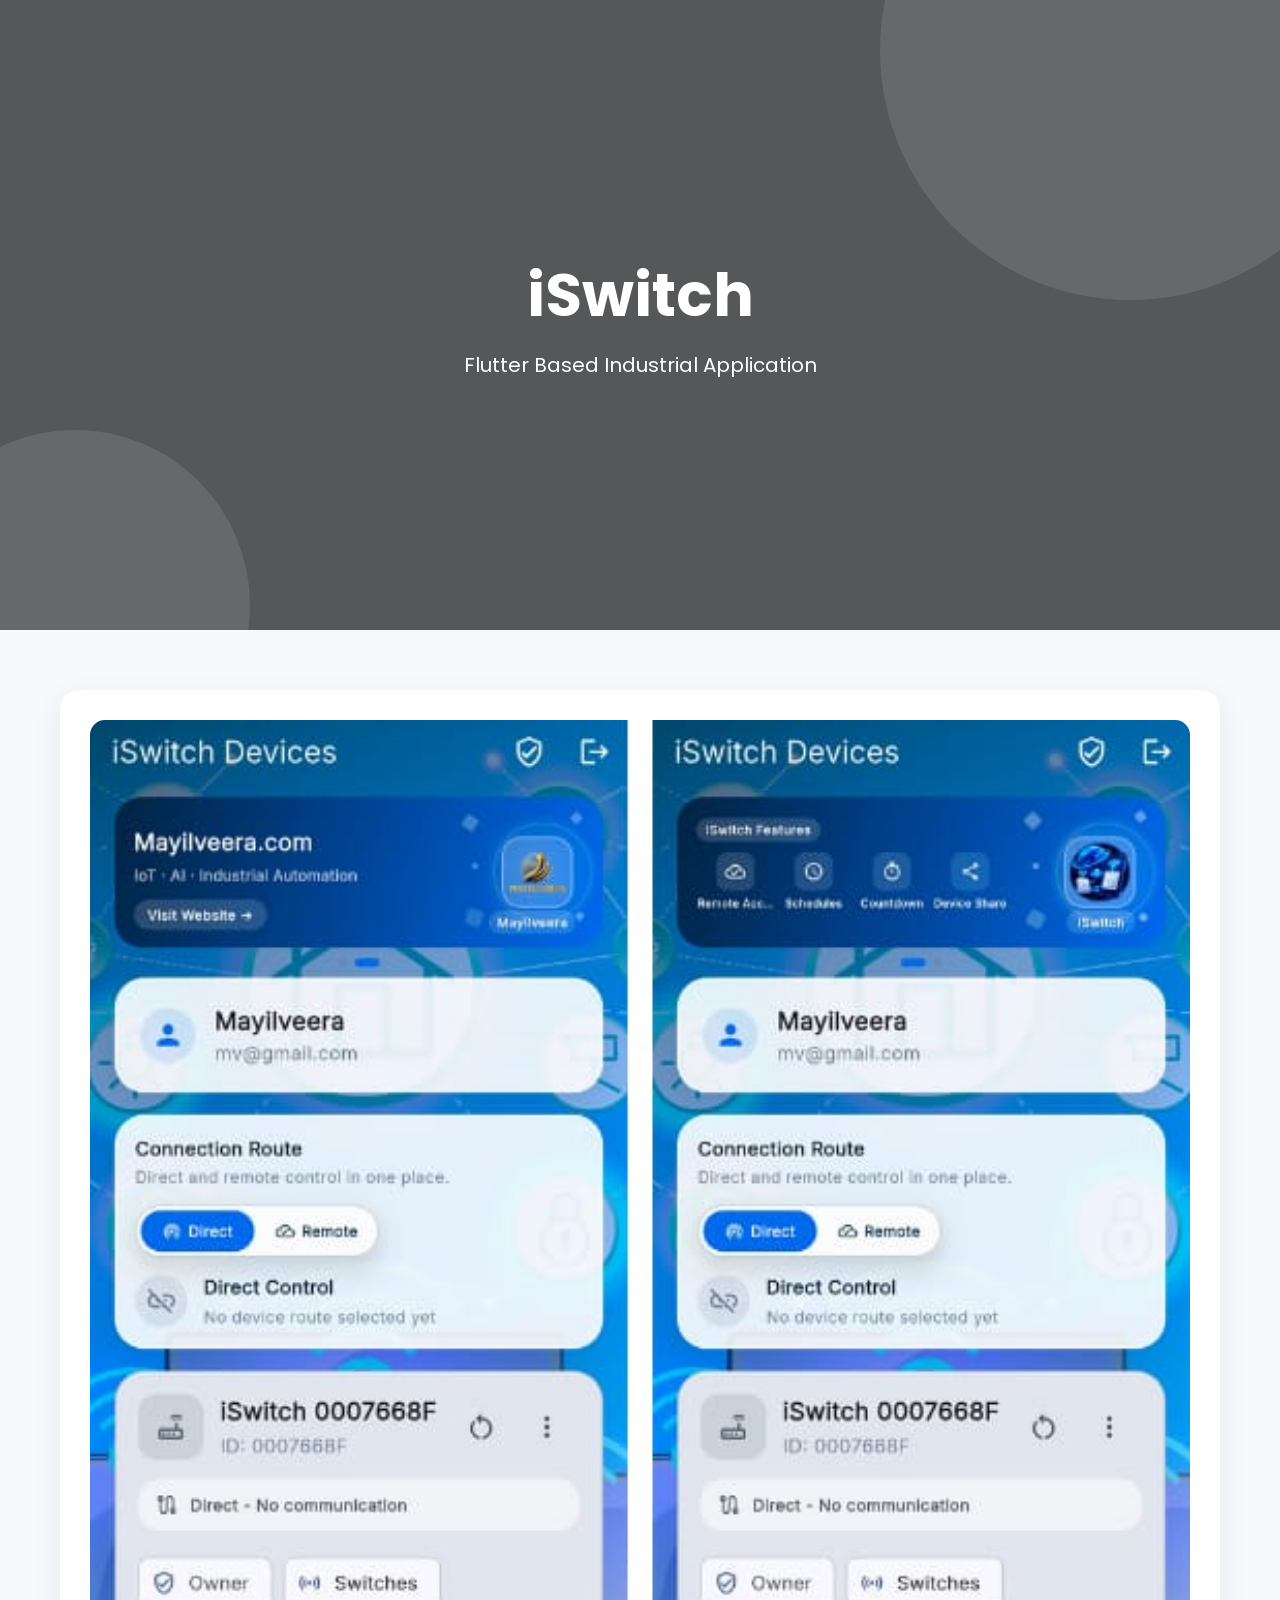
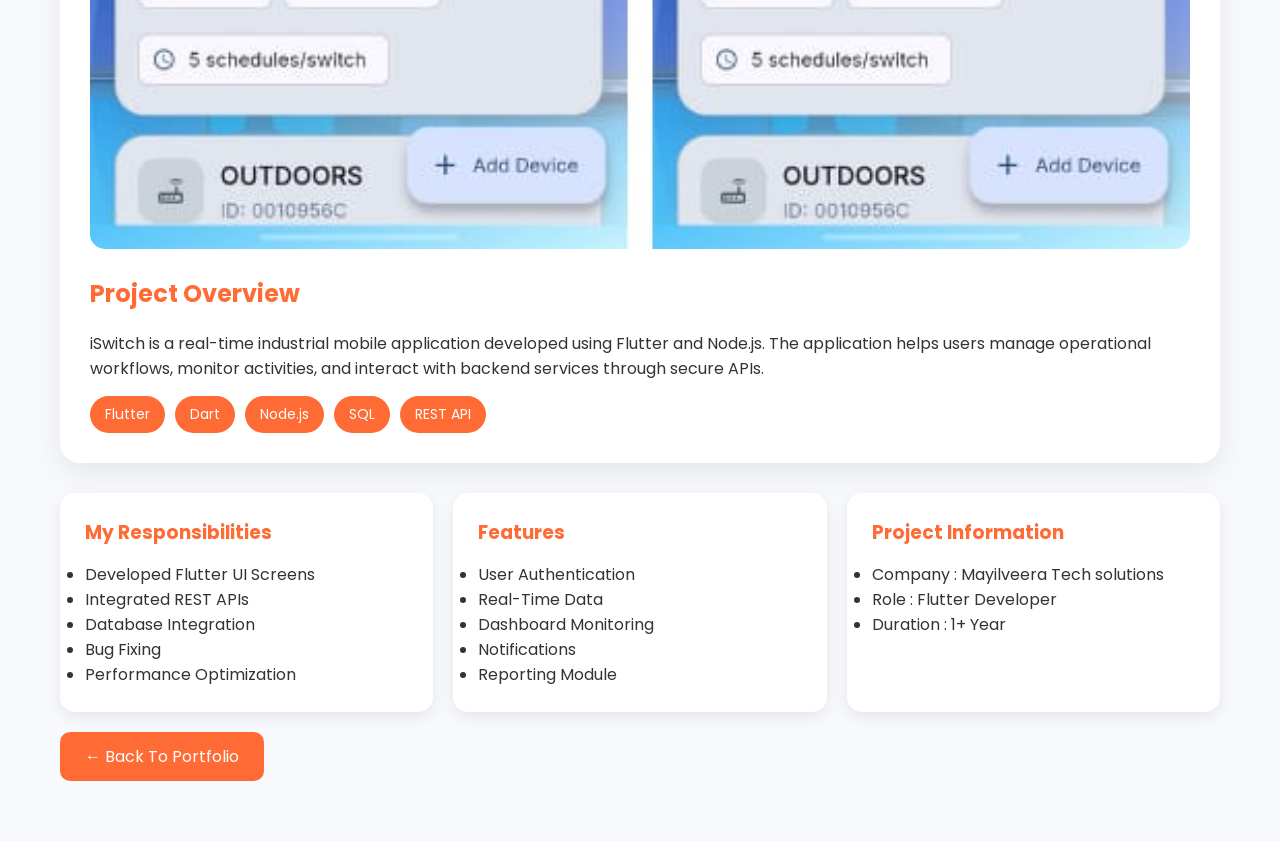
<file: iswitch.html>
<!DOCTYPE html>
<html lang="en">
<head>
<meta charset="UTF-8">
<meta name="viewport" content="width=device-width, initial-scale=1.0">

<title>iSwitch Project</title>

<link href="https://fonts.googleapis.com/css2?family=Poppins:wght@300;400;500;600;700&display=swap" rel="stylesheet">

<style>

*{
    margin:0;
    padding:0;
    box-sizing:border-box;
    font-family:'Poppins',sans-serif;
}

body{
    background:#f7f9fc;
    color:#333;
}

/* HEADER */

.hero{
    height:70vh;
    display:flex;
    justify-content:center;
    align-items:center;
    flex-direction:column;
    text-align:center;
    color:white;
    position:relative;
    overflow:hidden;

    background:
        linear-gradient(
            rgba(0,0,0,0.65),
            rgba(0,0,0,0.65)
        );
        /* url('assets/imgs/iswitch-banner.jpg'); */

    background-size:cover;
    background-position:center;
    background-repeat:no-repeat;
}

.hero::before{
    content:'';
    position:absolute;
    width:500px;
    height:500px;
    background:rgba(255,255,255,.1);
    border-radius:50%;
    top:-200px;
    right:-100px;
    animation:float 6s infinite;
}

.hero::after{
    content:'';
    position:absolute;
    width:350px;
    height:350px;
    background:rgba(255,255,255,.1);
    border-radius:50%;
    bottom:-150px;
    left:-100px;
    animation:float 8s infinite;
}

@keyframes float{
    50%{
        transform:translateY(-20px);
    }
}

.hero h1{
    font-size:60px;
    margin-bottom:10px;
    animation:slideDown 1s ease;
}

.hero p{
    font-size:20px;
    animation:fadeIn 2s ease;
}

@keyframes slideDown{
    from{
        transform:translateY(-50px);
        opacity:0;
    }
    to{
        transform:translateY(0);
        opacity:1;
    }
}

@keyframes fadeIn{
    from{
        opacity:0;
    }
    to{
        opacity:1;
    }
}

/* CONTENT */

.container{
    max-width:1200px;
    margin:auto;
    padding:60px 20px;
}

.project-card{
    background:white;
    border-radius:20px;
    padding:30px;
    box-shadow:0 10px 30px rgba(0,0,0,.08);
    margin-bottom:30px;
    transition:.4s;
}

.project-card:hover{
    transform:translateY(-10px);
}

.project-img{
    width:100%;
    border-radius:15px;
    margin-bottom:20px;
}

.title{
    color:#ff6b35;
    margin-bottom:20px;
}

.tech{
    display:flex;
    flex-wrap:wrap;
    gap:10px;
    margin-top:15px;
}

.tech span{
    background:#ff6b35;
    color:white;
    padding:8px 15px;
    border-radius:30px;
    font-size:14px;
}

.grid{
    display:grid;
    grid-template-columns:repeat(auto-fit,minmax(300px,1fr));
    gap:20px;
}

.feature-card{
    background:white;
    padding:25px;
    border-radius:15px;
    box-shadow:0 5px 15px rgba(0,0,0,.08);
    transition:.4s;
}

.feature-card:hover{
    transform:translateY(-8px);
}

.feature-card h3{
     color:#ff6b35;
    margin-bottom:15px;
}

.back-btn{
    display:inline-block;
    margin-top:20px;
    padding:12px 25px;
     background:#ff6b35;
    color:white;
    text-decoration:none;
    border-radius:10px;
}

.back-btn:hover{
    background:#0056d2;
}

</style>
</head>

<body>

<section class="hero">
    <h1>iSwitch</h1>
    <p>Flutter Based Industrial Application</p>
</section>

<div class="container">

    <div class="project-card">

        <img src="assets/imgs/iSwitch_img.jpeg"
             class="project-img"
             alt="Project Image">

        <h2 class="title">Project Overview</h2>

        <p>
            iSwitch is a real-time industrial mobile application developed
            using Flutter and Node.js. The application helps users manage
            operational workflows, monitor activities, and interact with
            backend services through secure APIs.
        </p>

        <div class="tech">
            <span>Flutter</span>
            <span>Dart</span>
            <span>Node.js</span>
            <span>SQL</span>
            <span>REST API</span>
        </div>

    </div>

    <div class="grid">

        <div class="feature-card">
            <h3>My Responsibilities</h3>
            <ul>
                <li>Developed Flutter UI Screens</li>
                <li>Integrated REST APIs</li>
                <li>Database Integration</li>
                <li>Bug Fixing</li>
                <li>Performance Optimization</li>
            </ul>
        </div>

        <div class="feature-card">
            <h3>Features</h3>
            <ul>
                <li>User Authentication</li>
                <li>Real-Time Data</li>
                <li>Dashboard Monitoring</li>
                <li>Notifications</li>
                <li>Reporting Module</li>
            </ul>
        </div>

        <div class="feature-card">
            <h3>Project Information</h3>
            <ul>
                <li>Company : Mayilveera Tech solutions</li>
                <li>Role : Flutter Developer</li>
                <li>Duration : 1+ Year</li>
                <!-- <li>Team Size : 10+</li> -->
            </ul>
        </div>

    </div>

    <a href="index.html" class="back-btn">
        ← Back To Portfolio
    </a>

</div>

</body>
</html>
</file>
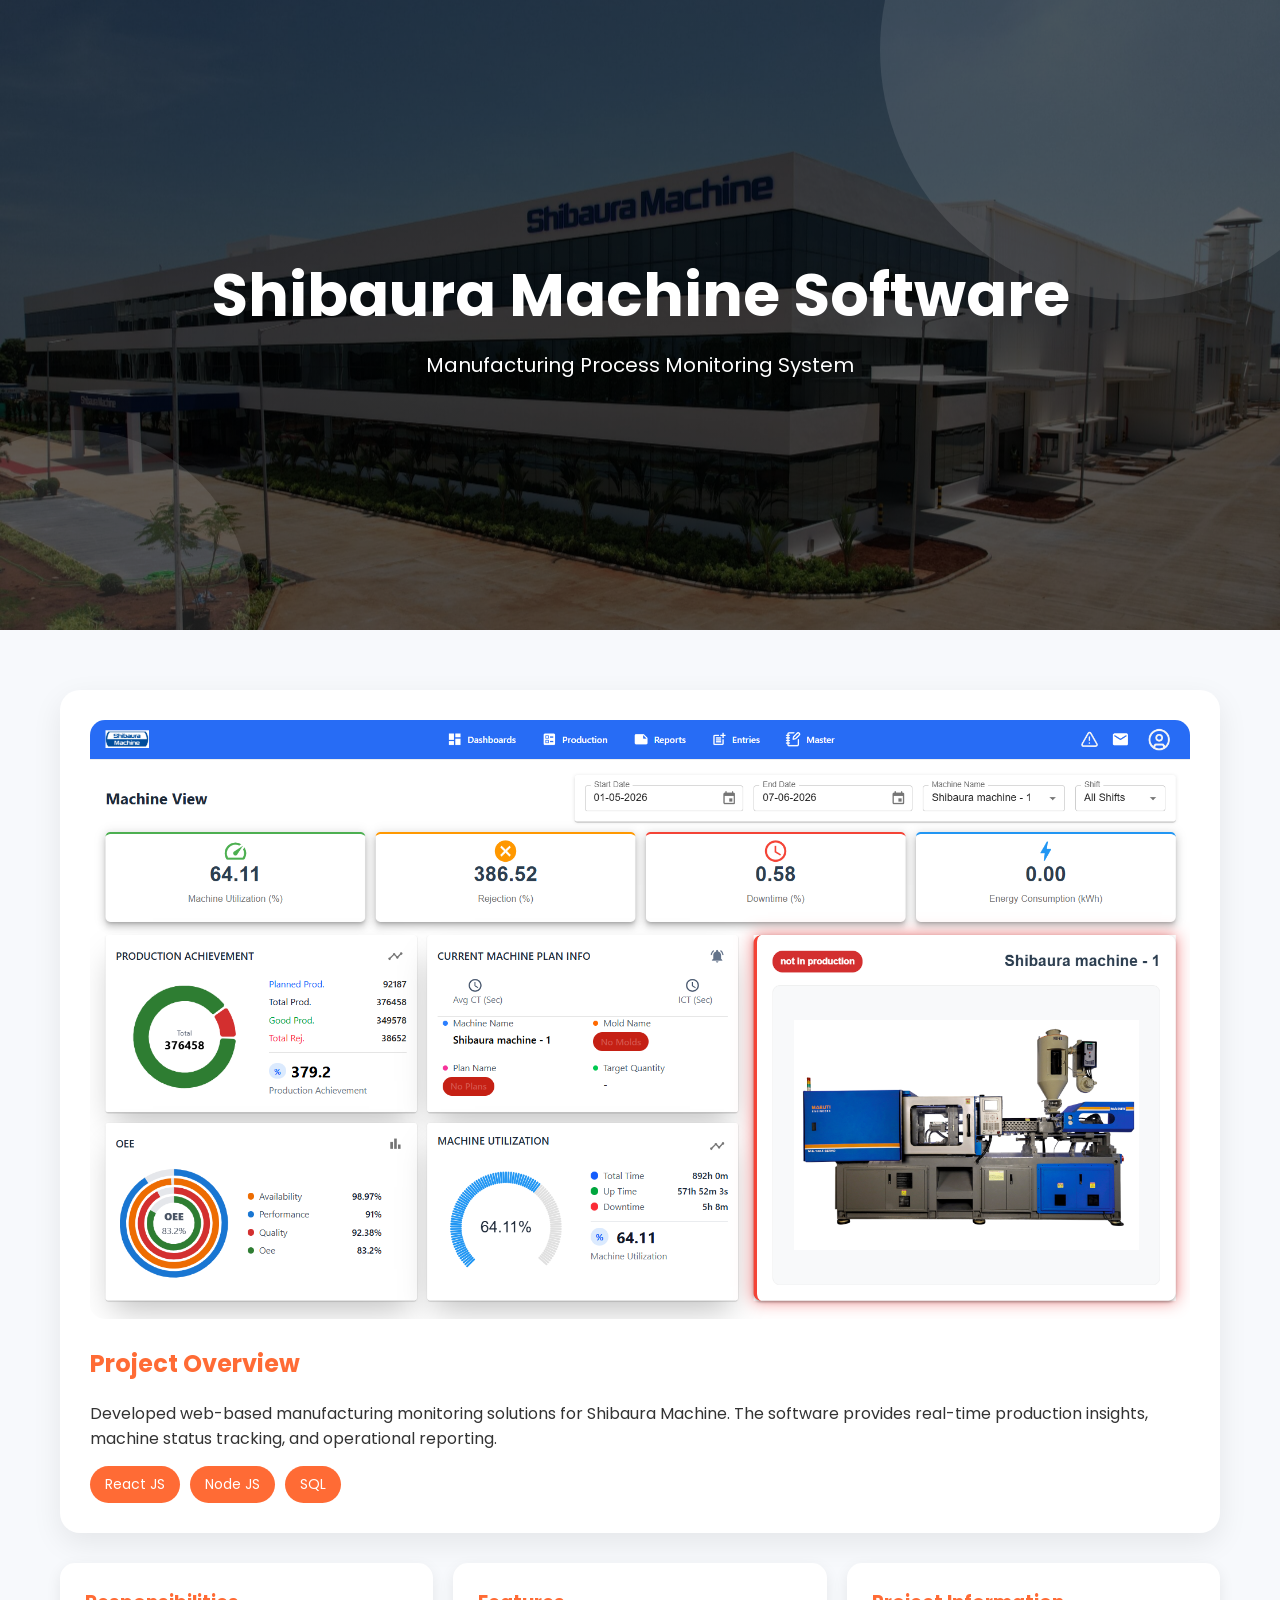
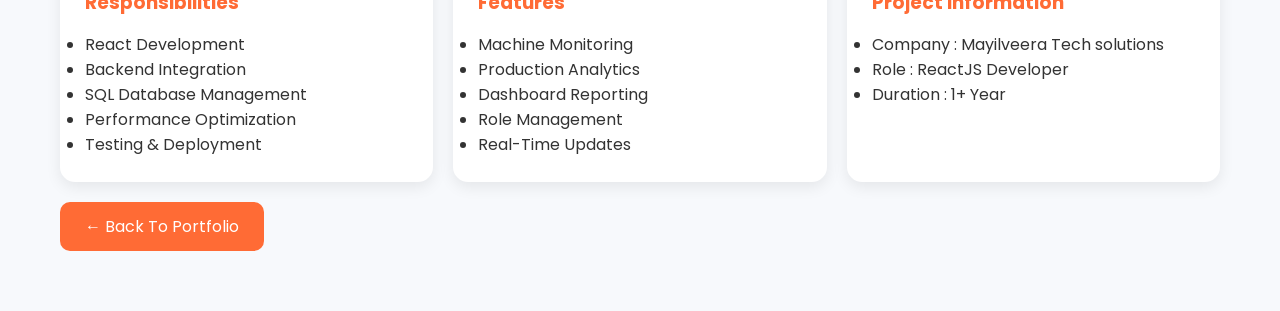
<file: shibaura.html>
<!DOCTYPE html>
<html lang="en">
<head>
<meta charset="UTF-8">
<meta name="viewport" content="width=device-width, initial-scale=1.0">

<title>iSwitch Project</title>

<link href="https://fonts.googleapis.com/css2?family=Poppins:wght@300;400;500;600;700&display=swap" rel="stylesheet">

<style>

*{
    margin:0;
    padding:0;
    box-sizing:border-box;
    font-family:'Poppins',sans-serif;
}

body{
    background:#f7f9fc;
    color:#333;
}

/* HEADER */

.hero{
    height:70vh;
    display:flex;
    justify-content:center;
    align-items:center;
    flex-direction:column;
    text-align:center;
    color:white;
    position:relative;
    overflow:hidden;

    background:
        linear-gradient(
            rgba(0,0,0,0.65),
            rgba(0,0,0,0.65)
        ),
        url('assets/imgs/shibaura_bannar.jpg');
    background-size:cover;
    background-position:center;
    background-repeat:no-repeat;
}

.hero::before{
    content:'';
    position:absolute;
    width:500px;
    height:500px;
    background:rgba(255,255,255,.1);
    border-radius:50%;
    top:-200px;
    right:-100px;
    animation:float 6s infinite;
}

.hero::after{
    content:'';
    position:absolute;
    width:350px;
    height:350px;
    background:rgba(255,255,255,.1);
    border-radius:50%;
    bottom:-150px;
    left:-100px;
    animation:float 8s infinite;
}

@keyframes float{
    50%{
        transform:translateY(-20px);
    }
}

.hero h1{
    font-size:60px;
    margin-bottom:10px;
    animation:slideDown 1s ease;
}

.hero p{
    font-size:20px;
    animation:fadeIn 2s ease;
}

@keyframes slideDown{
    from{
        transform:translateY(-50px);
        opacity:0;
    }
    to{
        transform:translateY(0);
        opacity:1;
    }
}

@keyframes fadeIn{
    from{
        opacity:0;
    }
    to{
        opacity:1;
    }
}

/* CONTENT */

.container{
    max-width:1200px;
    margin:auto;
    padding:60px 20px;
}

.project-card{
    background:white;
    border-radius:20px;
    padding:30px;
    box-shadow:0 10px 30px rgba(0,0,0,.08);
    margin-bottom:30px;
    transition:.4s;
}

.project-card:hover{
    transform:translateY(-10px);
}

.project-img{
    width:100%;
    border-radius:15px;
    margin-bottom:20px;
}

.title{
    color:#ff6b35;
    margin-bottom:20px;
}

.tech{
    display:flex;
    flex-wrap:wrap;
    gap:10px;
    margin-top:15px;
}

.tech span{
    background:#ff6b35;
    color:white;
    padding:8px 15px;
    border-radius:30px;
    font-size:14px;
}

.grid{
    display:grid;
    grid-template-columns:repeat(auto-fit,minmax(300px,1fr));
    gap:20px;
}

.feature-card{
    background:white;
    padding:25px;
    border-radius:15px;
    box-shadow:0 5px 15px rgba(0,0,0,.08);
    transition:.4s;
}

.feature-card:hover{
    transform:translateY(-8px);
}

.feature-card h3{
     color:#ff6b35;
    margin-bottom:15px;
}

.back-btn{
    display:inline-block;
    margin-top:20px;
    padding:12px 25px;
     background:#ff6b35;
    color:white;
    text-decoration:none;
    border-radius:10px;
}

.back-btn:hover{
    background:#0056d2;
}

</style>
</head>

<body>

<section class="hero">
    <h1>Shibaura Machine Software</h1>
    <p>Manufacturing Process Monitoring System</p>
</section>

<div class="container">

    <div class="project-card">

        <img src="assets/imgs/shibaura_soft.png"
             class="project-img"
             alt="Project Image">

        <h2 class="title">Project Overview</h2>

    <p>
        Developed web-based manufacturing monitoring solutions for
        Shibaura Machine. The software provides real-time production
        insights, machine status tracking, and operational reporting.
    </p>

    <div class="tech">
        <span>React JS</span>
        <span>Node JS</span>
        <span>SQL</span>
        <!-- <span>REST API</span> -->
    </div>

    </div>

    <div class="grid">

        <div class="feature-card">
    <h3>Responsibilities</h3>
    <ul>
        <li>React Development</li>
        <li>Backend Integration</li>
        <li>SQL Database Management</li>
        <li>Performance Optimization</li>
        <li>Testing & Deployment</li>
    </ul>
</div>

        <div class="feature-card">
    <h3>Features</h3>
    <ul>
        <li>Machine Monitoring</li>
        <li>Production Analytics</li>
        <li>Dashboard Reporting</li>
        <li>Role Management</li>
        <li>Real-Time Updates</li>
    </ul>
</div>

        <div class="feature-card">
            <h3>Project Information</h3>
            <ul>
                <li>Company : Mayilveera Tech solutions</li>
                <li>Role : ReactJS Developer</li>
                <li>Duration : 1+ Year</li>
                <!-- <li>Team Size : 10+</li> -->
            </ul>
        </div>

    </div>

    <a href="index.html" class="back-btn">
        ← Back To Portfolio
    </a>

</div>

</body>
</html>
</file>
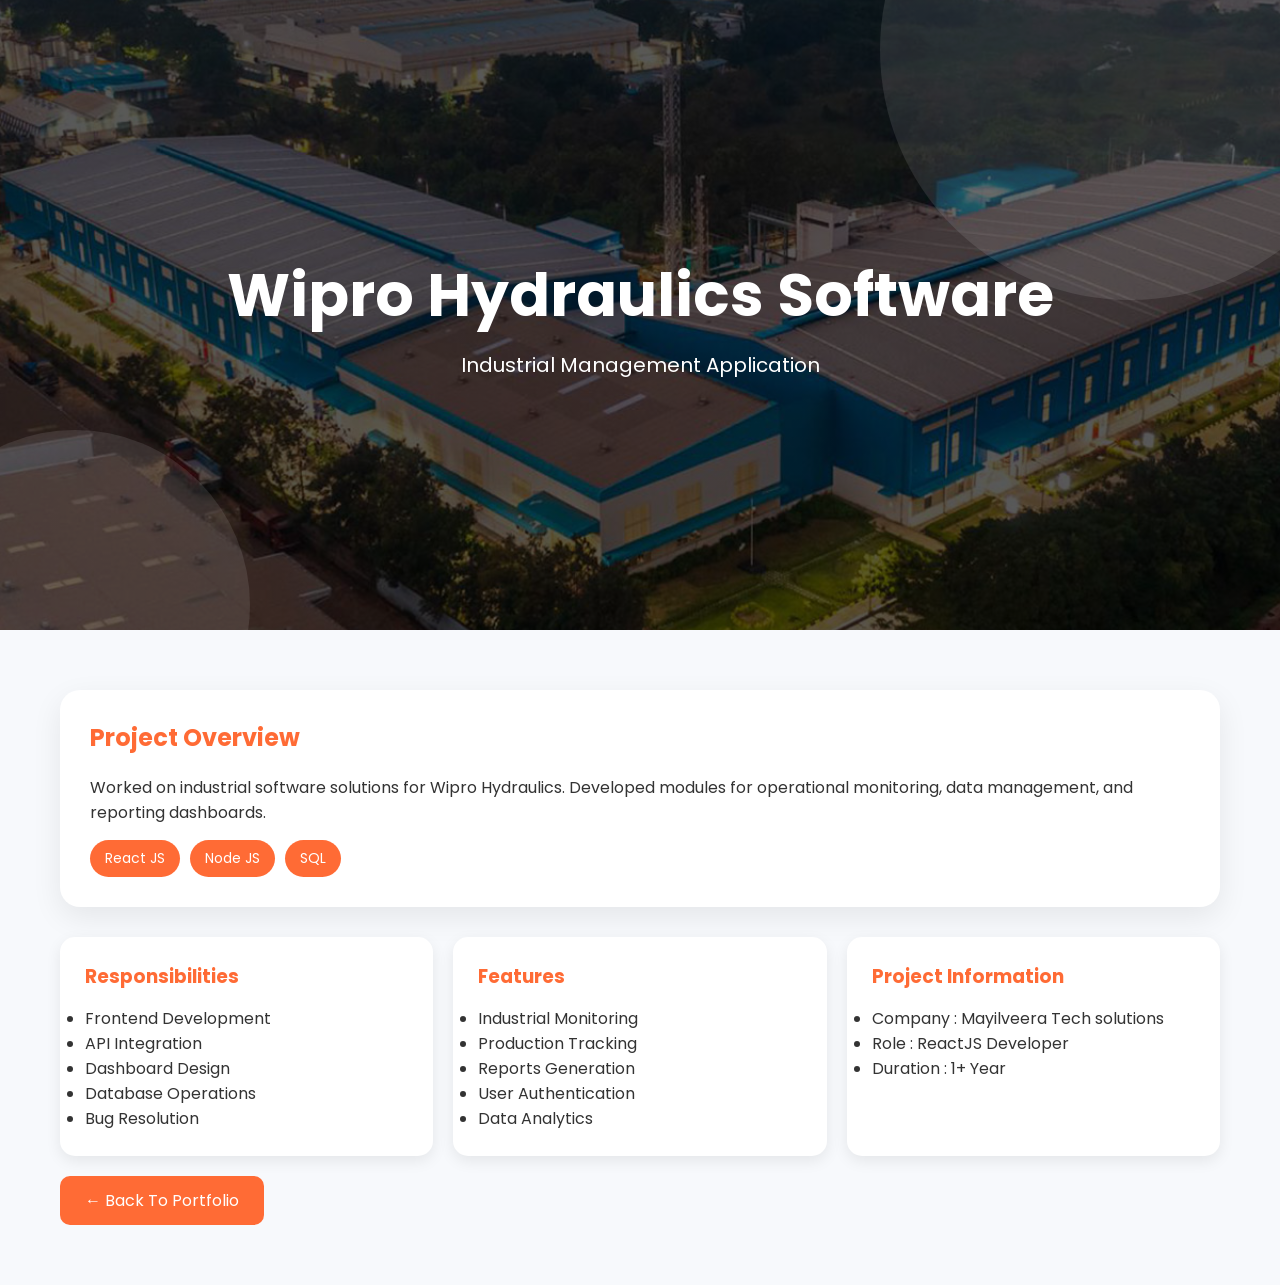
<file: wipro.html>
<!DOCTYPE html>
<html lang="en">
<head>
<meta charset="UTF-8">
<meta name="viewport" content="width=device-width, initial-scale=1.0">

<title>iSwitch Project</title>

<link href="https://fonts.googleapis.com/css2?family=Poppins:wght@300;400;500;600;700&display=swap" rel="stylesheet">

<style>

*{
    margin:0;
    padding:0;
    box-sizing:border-box;
    font-family:'Poppins',sans-serif;
}

body{
    background:#f7f9fc;
    color:#333;
}

/* HEADER */

.hero{
    height:70vh;
    display:flex;
    justify-content:center;
    align-items:center;
    flex-direction:column;
    text-align:center;
    color:white;
    position:relative;
    overflow:hidden;

    background:
        linear-gradient(
            rgba(0,0,0,0.65),
            rgba(0,0,0,0.65)
        ),
        url('assets/imgs/wipro.jpg');

    background-size:cover;
    background-position:center;
    background-repeat:no-repeat;
}

.hero::before{
    content:'';
    position:absolute;
    width:500px;
    height:500px;
    background:rgba(255,255,255,.1);
    border-radius:50%;
    top:-200px;
    right:-100px;
    animation:float 6s infinite;
}

.hero::after{
    content:'';
    position:absolute;
    width:350px;
    height:350px;
    background:rgba(255,255,255,.1);
    border-radius:50%;
    bottom:-150px;
    left:-100px;
    animation:float 8s infinite;
}

@keyframes float{
    50%{
        transform:translateY(-20px);
    }
}

.hero h1{
    font-size:60px;
    margin-bottom:10px;
    animation:slideDown 1s ease;
}

.hero p{
    font-size:20px;
    animation:fadeIn 2s ease;
}

@keyframes slideDown{
    from{
        transform:translateY(-50px);
        opacity:0;
    }
    to{
        transform:translateY(0);
        opacity:1;
    }
}

@keyframes fadeIn{
    from{
        opacity:0;
    }
    to{
        opacity:1;
    }
}

/* CONTENT */

.container{
    max-width:1200px;
    margin:auto;
    padding:60px 20px;
}

.project-card{
    background:white;
    border-radius:20px;
    padding:30px;
    box-shadow:0 10px 30px rgba(0,0,0,.08);
    margin-bottom:30px;
    transition:.4s;
}

.project-card:hover{
    transform:translateY(-10px);
}

.project-img{
    width:100%;
    border-radius:15px;
    margin-bottom:20px;
}

.title{
    color:#ff6b35;
    margin-bottom:20px;
}

.tech{
    display:flex;
    flex-wrap:wrap;
    gap:10px;
    margin-top:15px;
}

.tech span{
    background:#ff6b35;
    color:white;
    padding:8px 15px;
    border-radius:30px;
    font-size:14px;
}

.grid{
    display:grid;
    grid-template-columns:repeat(auto-fit,minmax(300px,1fr));
    gap:20px;
}

.feature-card{
    background:white;
    padding:25px;
    border-radius:15px;
    box-shadow:0 5px 15px rgba(0,0,0,.08);
    transition:.4s;
}

.feature-card:hover{
    transform:translateY(-8px);
}

.feature-card h3{
     color:#ff6b35;
    margin-bottom:15px;
}

.back-btn{
    display:inline-block;
    margin-top:20px;
    padding:12px 25px;
     background:#ff6b35;
    color:white;
    text-decoration:none;
    border-radius:10px;
}

.back-btn:hover{
    background:#0056d2;
}

</style>
</head>

<body>

<section class="hero">
    <h1>Wipro Hydraulics Software</h1>
    <p>Industrial Management Application</p>
</section>

<div class="container">

    <div class="project-card">

        <!-- <img src="assets/imgs/iswitch-banner.jpg"
             class="project-img"
             alt="Project Image"> -->

        <h2 class="title">Project Overview</h2>

   <p>
        Worked on industrial software solutions for Wipro Hydraulics.
        Developed modules for operational monitoring, data management,
        and reporting dashboards.
    </p>

    <div class="tech">
        <span>React JS</span>
        <span>Node JS</span>
        <span>SQL</span>
        <!-- <span>REST API</span> -->
    </div>

    </div>

    <div class="grid">

        <div class="feature-card">
    <h3>Responsibilities</h3>
    <ul>
        <li>Frontend Development</li>
        <li>API Integration</li>
        <li>Dashboard Design</li>
        <li>Database Operations</li>
        <li>Bug Resolution</li>
    </ul>
</div>

        <div class="feature-card">
    <h3>Features</h3>
    <ul>
        <li>Industrial Monitoring</li>
        <li>Production Tracking</li>
        <li>Reports Generation</li>
        <li>User Authentication</li>
        <li>Data Analytics</li>
    </ul>
</div>

        <div class="feature-card">
            <h3>Project Information</h3>
            <ul>
                <li>Company : Mayilveera Tech solutions</li>
                <li>Role : ReactJS Developer</li>
                <li>Duration : 1+ Year</li>
                <!-- <li>Team Size : 10+</li> -->
            </ul>
        </div>

    </div>

    <a href="index.html" class="back-btn">
        ← Back To Portfolio
    </a>

</div>

</body>
</html>
</file>
